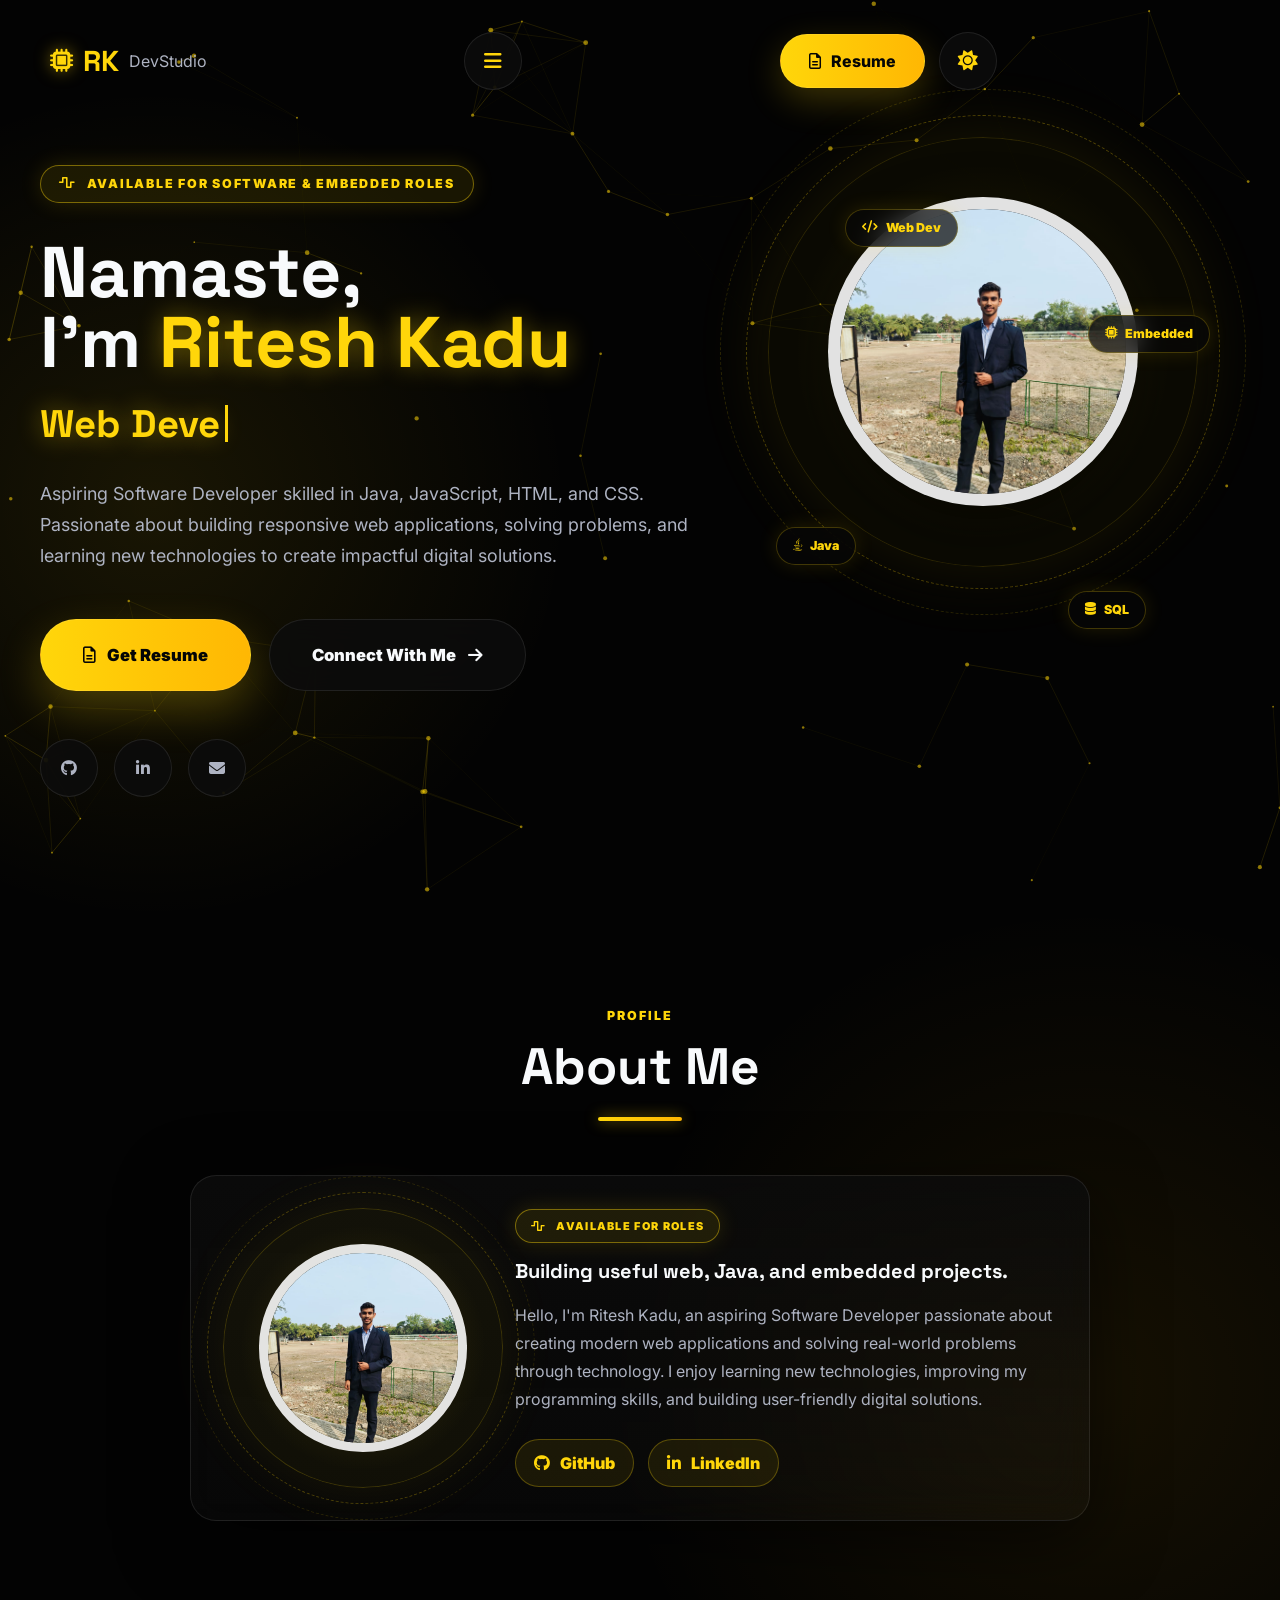
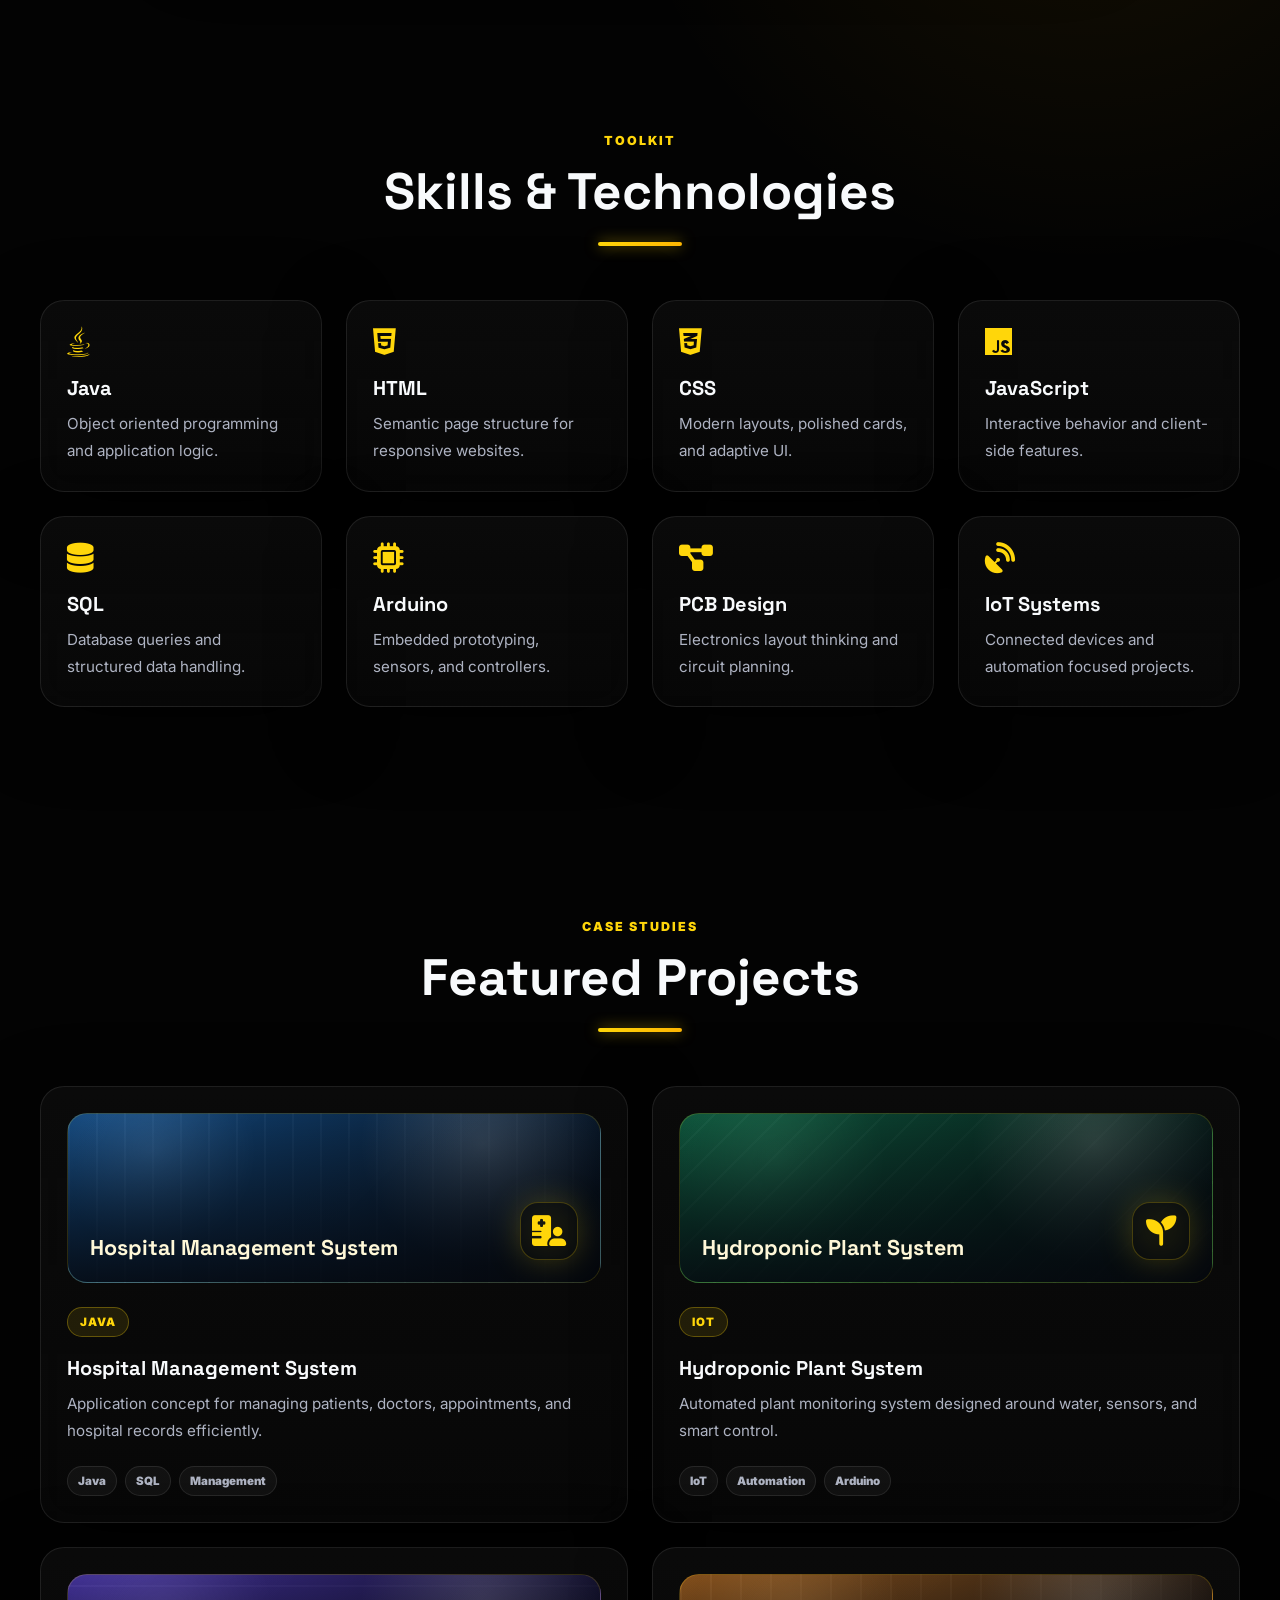
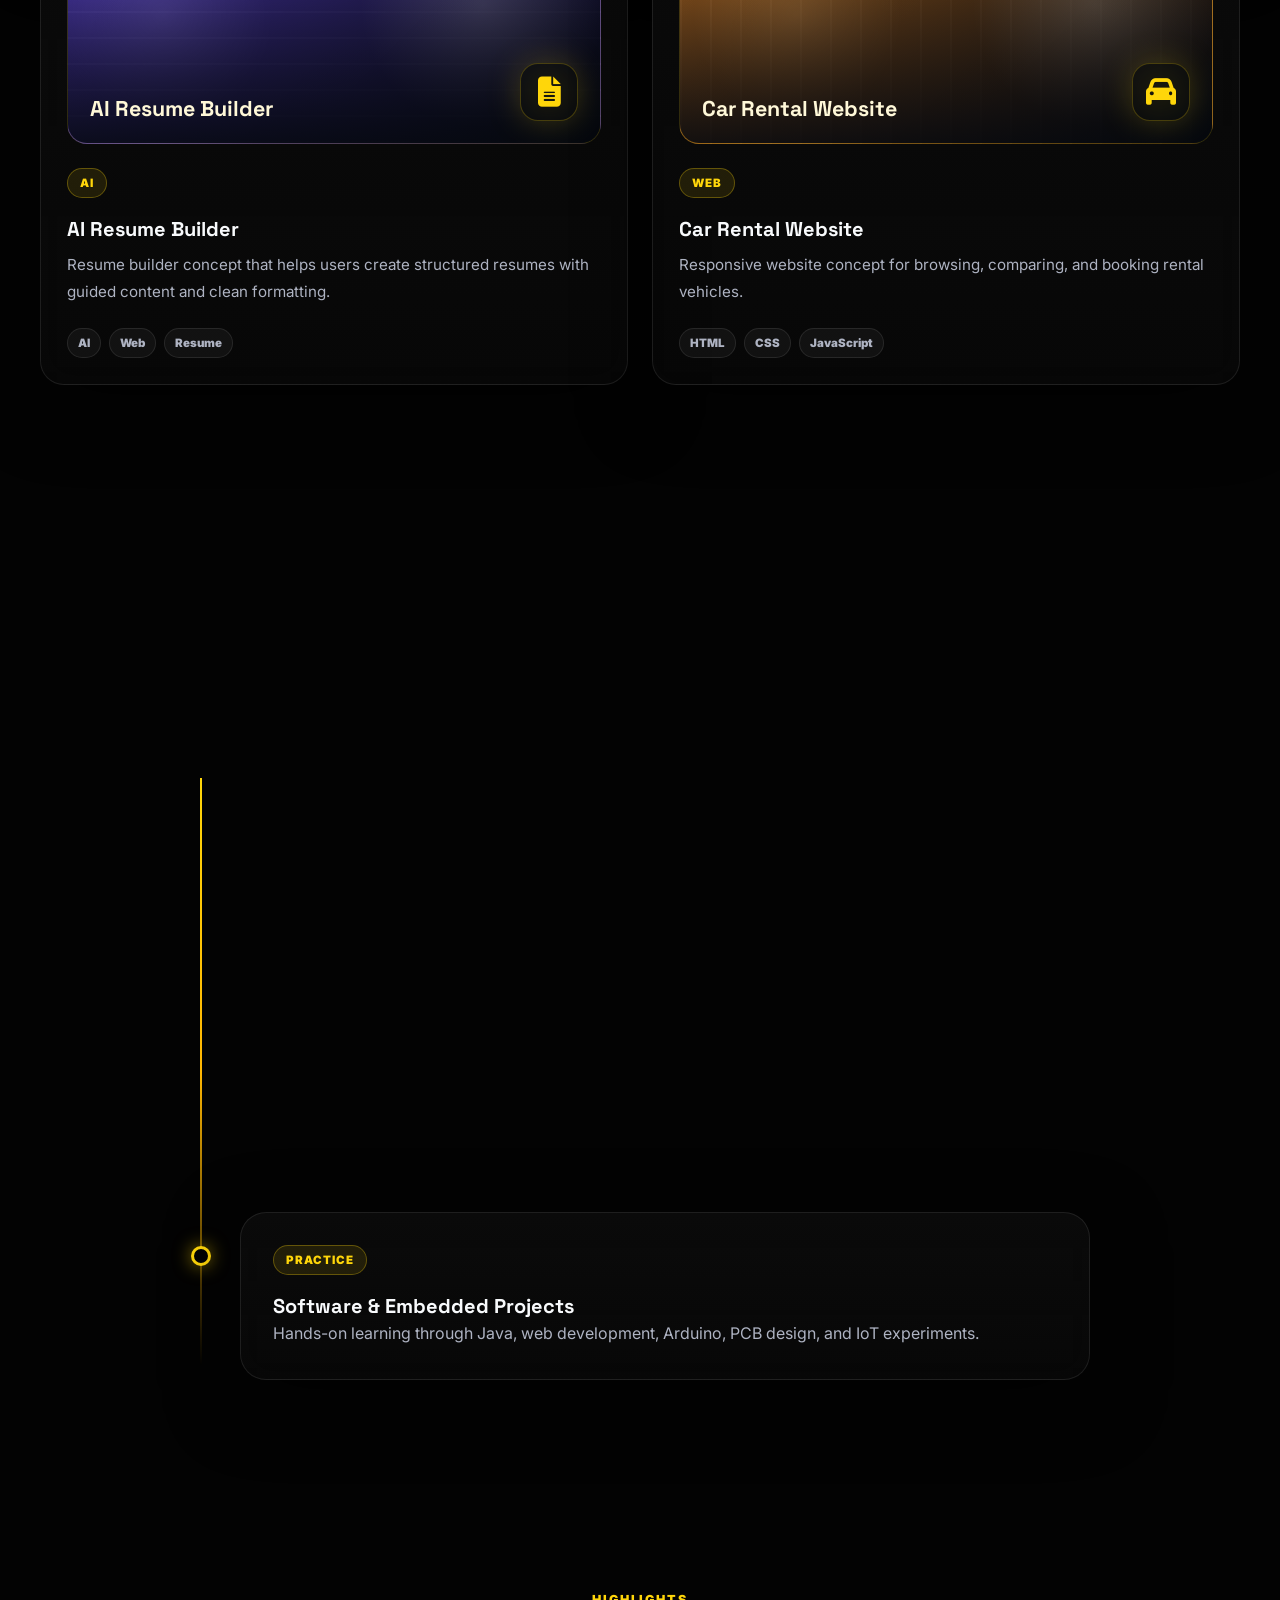
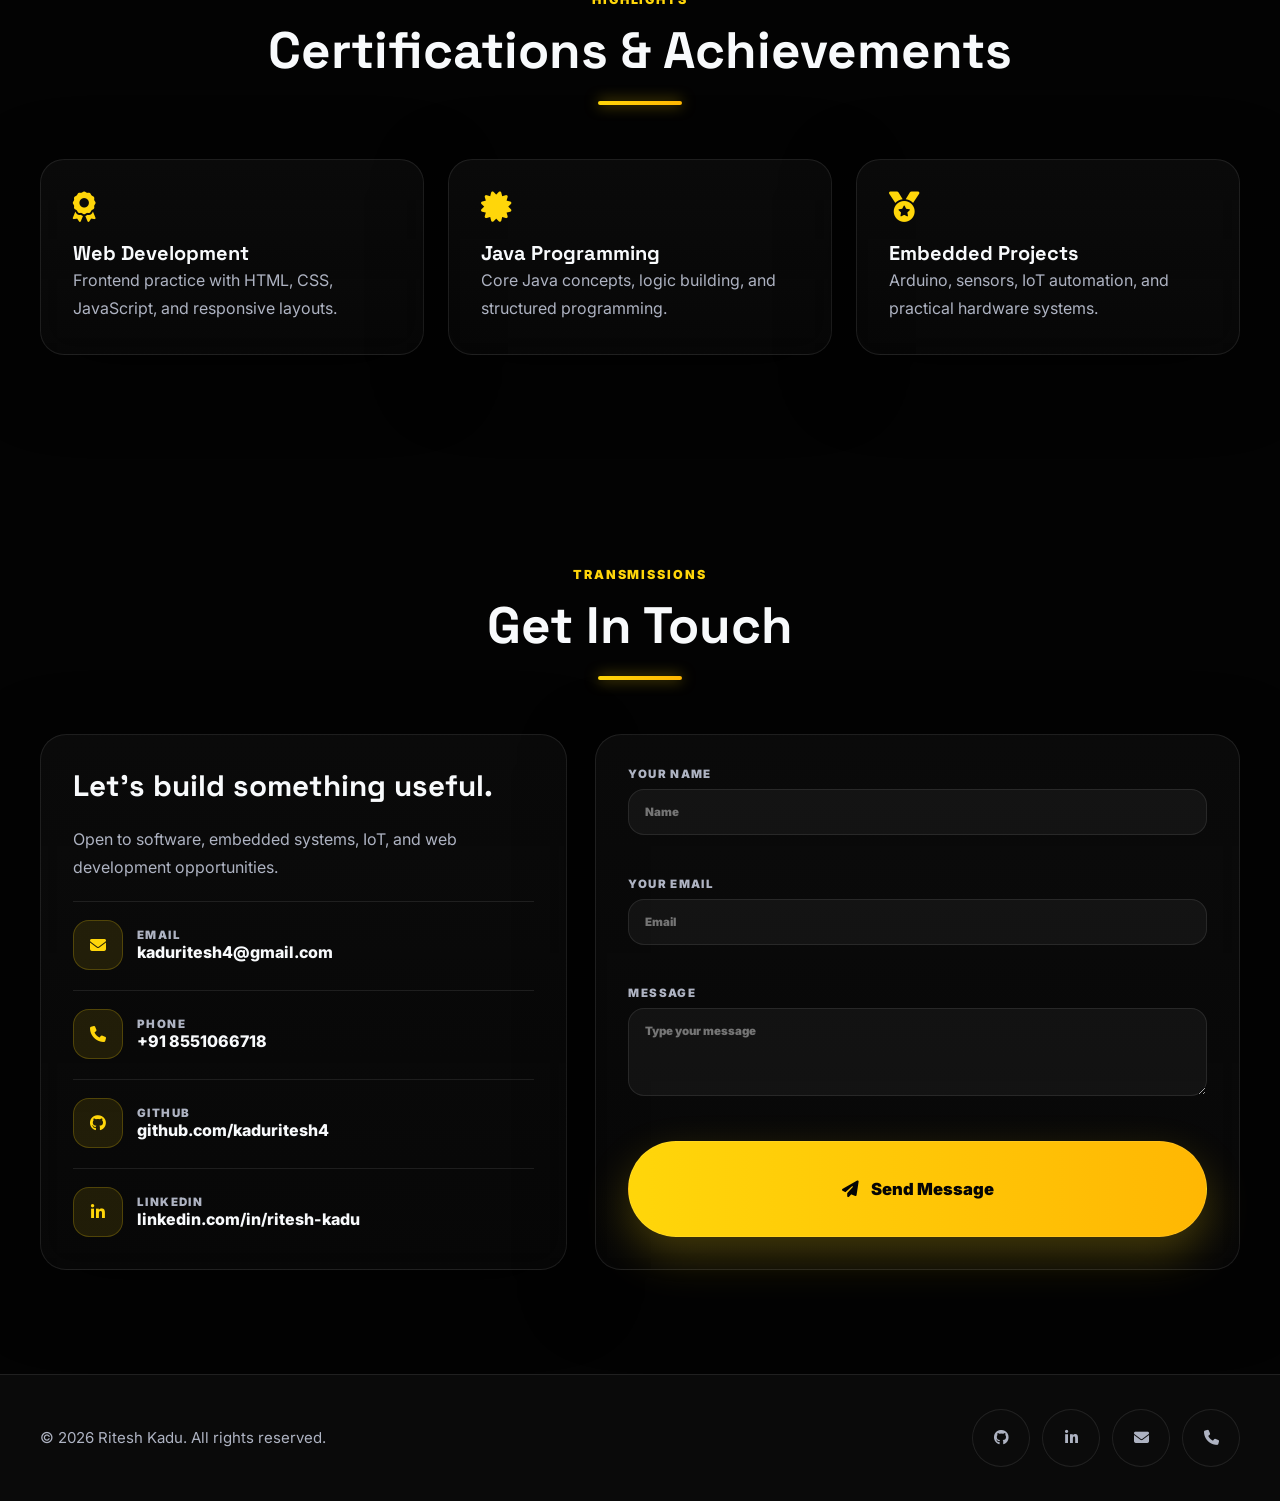
<file: index.html>
<!DOCTYPE html>
<html lang="en">
<head>
    <meta charset="UTF-8">
    <meta name="viewport" content="width=device-width, initial-scale=1.0">
    <title>Ritesh Kadu | Portfolio</title>

    <link rel="preconnect" href="https://fonts.googleapis.com">
    <link rel="preconnect" href="https://fonts.gstatic.com" crossorigin>
    <link href="https://fonts.googleapis.com/css2?family=Inter:wght@300;400;500;600;700;800&family=Space+Grotesk:wght@500;600;700&display=swap" rel="stylesheet">
    <link rel="stylesheet" href="https://cdnjs.cloudflare.com/ajax/libs/font-awesome/6.5.1/css/all.min.css">
    <link rel="stylesheet" href="style.css">
    <link rel="stylesheet" href="responsive.css">
</head>
<body>
    <canvas id="network-bg" aria-hidden="true"></canvas>
    <script>
        window.portfolioLinks = {
            github: "https://github.com/kaduritesh4",
            linkedin: "https://www.linkedin.com/in/ritesh-kadu/"
        };
    </script>

    <header class="site-header">
        <nav class="nav-shell">
            <a class="brand" href="#home" aria-label="Ritesh Kadu home">
                <i class="fa-solid fa-microchip"></i>
                <strong>RK</strong>
                <span>DevStudio</span>
            </a>

            <button class="menu-toggle" type="button" aria-label="Toggle navigation">
                <i class="fa-solid fa-bars"></i>
            </button>

            <ul class="nav-links">
                <li><a href="#home">Home</a></li>
                <li><a href="#about">About</a></li>
                <li><a href="#skills">Skills</a></li>
                <li><a href="#projects">Projects</a></li>
                <li><a href="#experience">Experience</a></li>
                <li><a href="#certificates">Certificates</a></li>
                <li><a href="#contact">Contact</a></li>
            </ul>

            <div class="nav-actions">
                <a class="resume-btn" href="#contact">
                    <i class="fa-regular fa-file-lines"></i>
                    Resume
                </a>
                <button class="theme-toggle" type="button" aria-label="Toggle dark and light mode">
                    <i class="fa-solid fa-sun"></i>
                </button>
            </div>
        </nav>
    </header>

    <main>
        <section id="home" class="hero section">
            <div class="container hero-grid">
                <div class="hero-copy reveal">
                    <span class="availability">
                        <i class="fa-solid fa-wave-square"></i>
                        Available for software & embedded roles
                    </span>
                    <h1>Namaste,<br>I'm <span>Ritesh Kadu</span></h1>
                    <h2 class="typing-line"><span id="typed-role">Web Developer</span></h2>
                    <p>
                      

Aspiring Software Developer skilled in Java, JavaScript, HTML, and CSS. Passionate about building responsive web applications, solving problems, and learning new technologies to create impactful digital solutions.

                    </p>

                    <div class="hero-actions">
                        <a class="btn btn-primary" href="#contact">
                            <i class="fa-regular fa-file-lines"></i>
                            Get Resume
                        </a>
                        <a class="btn btn-secondary" href="#contact">
                            Connect With Me
                            <i class="fa-solid fa-arrow-right"></i>
                        </a>
                    </div>

                    <div class="hero-socials">
                        <a class="js-github-link" href="https://github.com/kaduritesh4" target="_blank" rel="noopener noreferrer" aria-label="GitHub"><i class="fa-brands fa-github"></i></a>
                        <a class="js-linkedin-link" href="https://www.linkedin.com/in/ritesh-kadu/" target="_blank" rel="noopener noreferrer" aria-label="LinkedIn"><i class="fa-brands fa-linkedin-in"></i></a>
                        <a href="mailto:kaduritesh4@gmail.com" aria-label="Email"><i class="fa-solid fa-envelope"></i></a>
                    </div>
                </div>

                <div class="orbit-wrap reveal">
                    <span class="orbit-badge badge-top"><i class="fa-solid fa-code"></i> Web Dev</span>
                    <span class="orbit-badge badge-right"><i class="fa-solid fa-microchip"></i> Embedded</span>
                    <span class="orbit-badge badge-bottom"><i class="fa-solid fa-database"></i> SQL</span>
                    <span class="orbit-badge badge-left"><i class="fa-brands fa-java"></i> Java</span>
                    <div class="orbit-ring">
                        <div class="profile-photo">
                            <img src="images/profile.jpg" alt="Ritesh Kadu profile photo">
                        </div>
                    </div>
                </div>
            </div>
        </section>

        <section id="about" class="section">
            <div class="container narrow">
                <div class="section-heading reveal">
                    <span class="eyebrow">Profile</span>
                    <h2>About Me</h2>
                    <div class="section-line"></div>
                </div>
                <div class="glass-card reveal">
                    <div class="about-panel">
                        <div class="about-photo-wrap">
                            <img src="images/profile.jpg" alt="Ritesh Kadu">
                        </div>
                        <div class="about-copy">
                            <span class="availability mini-pill">
                                <i class="fa-solid fa-wave-square"></i>
                                Available for roles
                            </span>
                            <h3>Building useful web, Java, and embedded projects.</h3>
                            <p>
                                Hello, I'm Ritesh Kadu, an aspiring Software Developer passionate about creating modern web applications and solving real-world problems through technology. I enjoy learning new technologies, improving my programming skills, and building user-friendly digital solutions.
                            </p>
                            <div class="about-links">
                                <a class="js-github-link" href="https://github.com/kaduritesh4" target="_blank" rel="noopener noreferrer"><i class="fa-brands fa-github"></i> GitHub</a>
                                <a class="js-linkedin-link" href="https://www.linkedin.com/in/ritesh-kadu/" target="_blank" rel="noopener noreferrer"><i class="fa-brands fa-linkedin-in"></i> LinkedIn</a>
                            </div>
                        </div>
                    </div>
                </div>
            </div>
        </section>

        <section id="skills" class="section">
            <div class="container">
                <div class="section-heading reveal">
                    <span class="eyebrow">Toolkit</span>
                    <h2>Skills & Technologies</h2>
                    <div class="section-line"></div>
                </div>

                <div class="skill-grid">
                    <article class="skill-card reveal"><i class="fa-brands fa-java"></i><h3>Java</h3><p>Object oriented programming and application logic.</p></article>
                    <article class="skill-card reveal"><i class="fa-brands fa-html5"></i><h3>HTML</h3><p>Semantic page structure for responsive websites.</p></article>
                    <article class="skill-card reveal"><i class="fa-brands fa-css3-alt"></i><h3>CSS</h3><p>Modern layouts, polished cards, and adaptive UI.</p></article>
                    <article class="skill-card reveal"><i class="fa-brands fa-js"></i><h3>JavaScript</h3><p>Interactive behavior and client-side features.</p></article>
                    <article class="skill-card reveal"><i class="fa-solid fa-database"></i><h3>SQL</h3><p>Database queries and structured data handling.</p></article>
                    <article class="skill-card reveal"><i class="fa-solid fa-microchip"></i><h3>Arduino</h3><p>Embedded prototyping, sensors, and controllers.</p></article>
                    <article class="skill-card reveal"><i class="fa-solid fa-diagram-project"></i><h3>PCB Design</h3><p>Electronics layout thinking and circuit planning.</p></article>
                    <article class="skill-card reveal"><i class="fa-solid fa-satellite-dish"></i><h3>IoT Systems</h3><p>Connected devices and automation focused projects.</p></article>
                </div>
            </div>
        </section>

        <section id="projects" class="section">
            <div class="container">
                <div class="section-heading reveal">
                    <span class="eyebrow">Case Studies</span>
                    <h2>Featured Projects</h2>
                    <div class="section-line"></div>
                </div>

                <div class="project-grid">
                    <article class="project-card reveal">
                        <div class="project-visual hospital-photo">
                            <span>Hospital Management System</span>
                            <i class="fa-solid fa-hospital-user"></i>
                        </div>
                        <span class="tag">Java</span>
                        <h3>Hospital Management System</h3>
                        <p>Application concept for managing patients, doctors, appointments, and hospital records efficiently.</p>
                        <div class="chips"><span>Java</span><span>SQL</span><span>Management</span></div>
                    </article>
                    <article class="project-card reveal">
                        <div class="project-visual hydro-photo">
                            <span>Hydroponic Plant System</span>
                            <i class="fa-solid fa-seedling"></i>
                        </div>
                        <span class="tag">IoT</span>
                        <h3>Hydroponic Plant System</h3>
                        <p>Automated plant monitoring system designed around water, sensors, and smart control.</p>
                        <div class="chips"><span>IoT</span><span>Automation</span><span>Arduino</span></div>
                    </article>
                    <article class="project-card reveal">
                        <div class="project-visual resume-photo">
                            <span>AI Resume Builder</span>
                            <i class="fa-solid fa-file-lines"></i>
                        </div>
                        <span class="tag">AI</span>
                        <h3>AI Resume Builder</h3>
                        <p>Resume builder concept that helps users create structured resumes with guided content and clean formatting.</p>
                        <div class="chips"><span>AI</span><span>Web</span><span>Resume</span></div>
                    </article>
                    <article class="project-card reveal">
                        <div class="project-visual car-photo">
                            <span>Car Rental Website</span>
                            <i class="fa-solid fa-car"></i>
                        </div>
                        <span class="tag">Web</span>
                        <h3>Car Rental Website</h3>
                        <p>Responsive website concept for browsing, comparing, and booking rental vehicles.</p>
                        <div class="chips"><span>HTML</span><span>CSS</span><span>JavaScript</span></div>
                    </article>
                </div>
            </div>
        </section>

        <section id="experience" class="section">
            <div class="container narrow">
                <div class="section-heading reveal">
                    <span class="eyebrow">Chronology</span>
                    <h2>Experience & Education</h2>
                    <div class="section-line"></div>
                </div>

                <div class="timeline">
                    <article class="timeline-item reveal">
                        <span class="timeline-dot"></span>
                        <div class="glass-card">
                            <span class="tag">Training</span>
                            <h3>Java Full Stack Training</h3>
                            <p>Training at Kiran Academy focused on Core Java, web technologies, database concepts, and full stack application development.</p>
                        </div>
                    </article>
                    <article class="timeline-item reveal">
                        <span class="timeline-dot"></span>
                        <div class="glass-card">
                            <span class="tag">College</span>
                            <h3>Electronics & Communication Engineering</h3>
                            <p>College coursework building a foundation across electronics, programming, communication systems, and project development.</p>
                        </div>
                    </article>
                    <article class="timeline-item reveal">
                        <span class="timeline-dot"></span>
                        <div class="glass-card">
                            <span class="tag">Practice</span>
                            <h3>Software & Embedded Projects</h3>
                            <p>Hands-on learning through Java, web development, Arduino, PCB design, and IoT experiments.</p>
                        </div>
                    </article>
                </div>
            </div>
        </section>

        <section id="certificates" class="section">
            <div class="container">
                <div class="section-heading reveal">
                    <span class="eyebrow">Highlights</span>
                    <h2>Certifications & Achievements</h2>
                    <div class="section-line"></div>
                </div>
                <div class="profile-grid">
                    <article class="glass-card stat-card reveal"><i class="fa-solid fa-award"></i><h3>Web Development</h3><p>Frontend practice with HTML, CSS, JavaScript, and responsive layouts.</p></article>
                    <article class="glass-card stat-card reveal"><i class="fa-solid fa-certificate"></i><h3>Java Programming</h3><p>Core Java concepts, logic building, and structured programming.</p></article>
                    <article class="glass-card stat-card reveal"><i class="fa-solid fa-medal"></i><h3>Embedded Projects</h3><p>Arduino, sensors, IoT automation, and practical hardware systems.</p></article>
                </div>
            </div>
        </section>

        <section id="contact" class="section">
            <div class="container">
                <div class="section-heading reveal">
                    <span class="eyebrow">Transmissions</span>
                    <h2>Get In Touch</h2>
                    <div class="section-line"></div>
                </div>

                <div class="contact-grid">
                    <div class="glass-card contact-info reveal">
                        <h3>Let's build something useful.</h3>
                        <p>Open to software, embedded systems, IoT, and web development opportunities.</p>
                        <a href="mailto:kaduritesh4@gmail.com" class="contact-link"><i class="fa-solid fa-envelope"></i><span><small>Email</small>kaduritesh4@gmail.com</span></a>
                        <a href="tel:+918551066718" class="contact-link"><i class="fa-solid fa-phone"></i><span><small>Phone</small>+91 8551066718</span></a>
                        <a href="https://github.com/kaduritesh4" target="_blank" rel="noopener noreferrer" class="contact-link js-github-link"><i class="fa-brands fa-github"></i><span><small>GitHub</small>github.com/kaduritesh4</span></a>
                        <a href="https://www.linkedin.com/in/ritesh-kadu/" target="_blank" rel="noopener noreferrer" class="contact-link js-linkedin-link"><i class="fa-brands fa-linkedin-in"></i><span><small>LinkedIn</small>linkedin.com/in/ritesh-kadu</span></a>
                    </div>

                    <form class="glass-card contact-form reveal">
                        <label>Your Name<input type="text" placeholder="Name"></label>
                        <label>Your Email<input type="email" placeholder="Email"></label>
                        <label>Message<textarea rows="4" placeholder="Type your message"></textarea></label>
                        <button class="btn btn-primary" type="submit"><i class="fa-solid fa-paper-plane"></i> Send Message</button>
                    </form>
                </div>
            </div>
        </section>
    </main>

    <footer>
        <div class="container footer-inner">
            <p>© <span id="year"></span> Ritesh Kadu. All rights reserved.</p>
            <div class="footer-socials">
                <a class="js-github-link" href="https://github.com/kaduritesh4" target="_blank" rel="noopener noreferrer" aria-label="GitHub"><i class="fa-brands fa-github"></i></a>
                <a class="js-linkedin-link" href="https://www.linkedin.com/in/ritesh-kadu/" target="_blank" rel="noopener noreferrer" aria-label="LinkedIn"><i class="fa-brands fa-linkedin-in"></i></a>
                <a href="mailto:kaduritesh4@gmail.com" aria-label="Email"><i class="fa-solid fa-envelope"></i></a>
                <a href="tel:+918551066718" aria-label="Phone"><i class="fa-solid fa-phone"></i></a>
            </div>
        </div>
    </footer>

    <script src="main.js"></script>
</body>
</html>
</file>
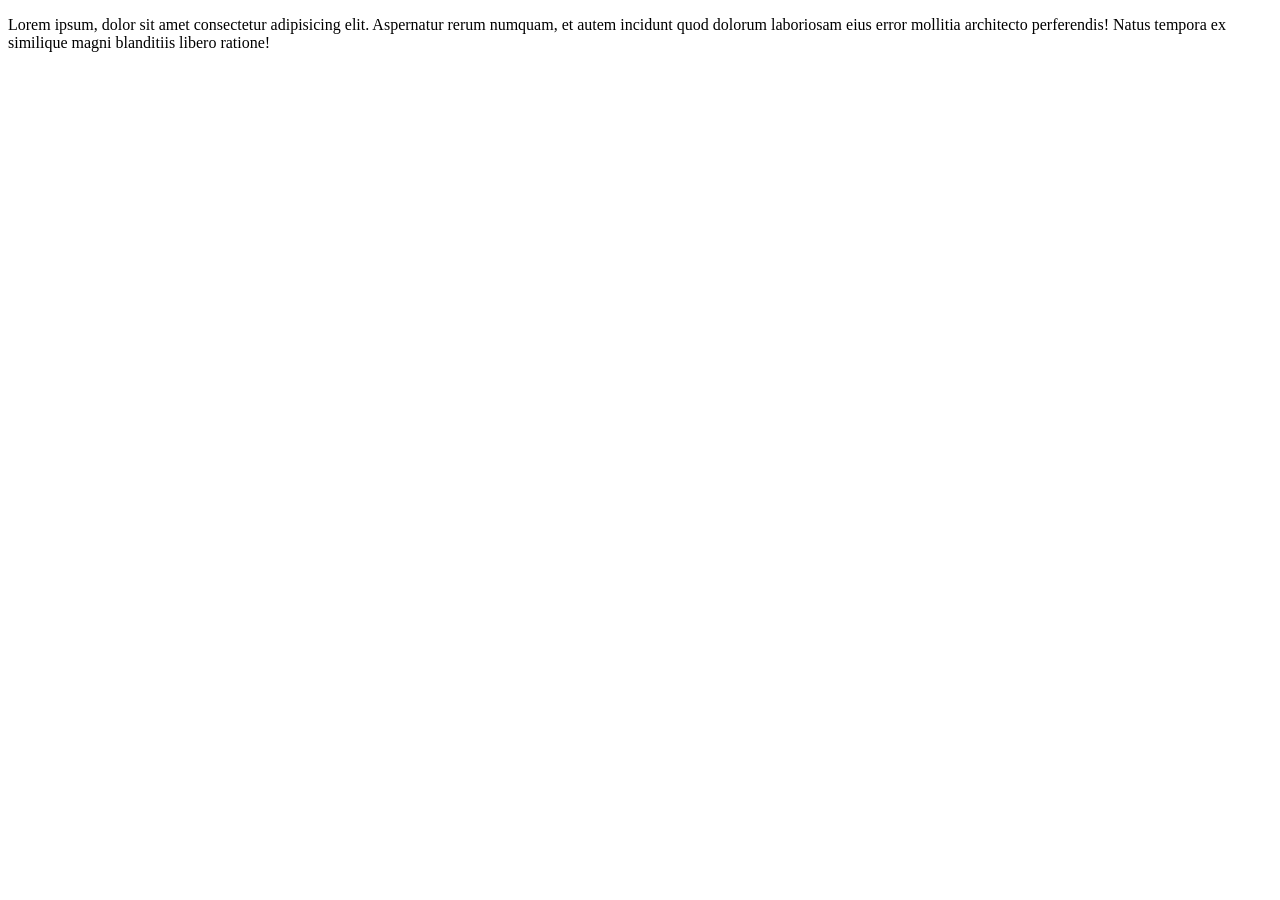
<file: index3.htm>
<!DOCTYPE html>
<html lang="en">
<head>
    <meta charset="UTF-8">
    <meta name="viewport" content="width=device-width, initial-scale=1.0">
    <title>Document</title>
</head>
<body>
    <p>Lorem ipsum, dolor sit amet consectetur adipisicing elit. Aspernatur rerum numquam, et autem incidunt quod dolorum laboriosam eius error mollitia architecto perferendis! Natus tempora ex similique magni blanditiis libero ratione!</p>
</body>
</html>
</file>
<file: style.css>
:root {
    --bg: #030303;
    --surface: rgba(12, 12, 12, 0.84);
    --surface-strong: #0d0d0d;
    --surface-soft: rgba(255, 255, 255, 0.045);
    --text: #f8fafc;
    --muted: #aeb3c2;
    --line: rgba(255, 255, 255, 0.09);
    --accent: #ffd60a;
    --accent-2: #ffb703;
    --accent-soft: rgba(255, 214, 10, 0.1);
    --shadow: 0 20px 70px rgba(0, 0, 0, 0.55);
}

body.light-mode {
    --bg: #fffaf0;
    --surface: rgba(255, 255, 255, 0.82);
    --surface-strong: #ffffff;
    --surface-soft: rgba(0, 0, 0, 0.035);
    --text: #171717;
    --muted: #5f6472;
    --line: rgba(0, 0, 0, 0.09);
    --accent-soft: rgba(217, 119, 6, 0.12);
    --shadow: 0 20px 55px rgba(146, 64, 14, 0.13);
}

* {
    box-sizing: border-box;
    margin: 0;
    padding: 0;
}

html {
    scroll-behavior: smooth;
}

body {
    min-height: 100vh;
    overflow-x: hidden;
    background:
        radial-gradient(circle at 12% 8%, rgba(255, 214, 10, 0.09), transparent 26rem),
        radial-gradient(circle at 85% 22%, rgba(255, 183, 3, 0.08), transparent 30rem),
        var(--bg);
    color: var(--text);
    font-family: "Inter", Arial, sans-serif;
    transition: background 0.35s ease, color 0.35s ease;
}

body::selection {
    background: rgba(255, 214, 10, 0.35);
}

a {
    color: inherit;
    text-decoration: none;
}

button,
input,
textarea {
    font: inherit;
}

#network-bg {
    position: fixed;
    inset: 0;
    z-index: -2;
    width: 100%;
    height: 100%;
    pointer-events: none;
}

.container {
    width: min(1200px, calc(100% - 48px));
    margin: 0 auto;
}

.narrow {
    width: min(900px, calc(100% - 48px));
}

.section {
    position: relative;
    padding: 104px 0;
}

.site-header {
    position: fixed;
    top: 0;
    left: 0;
    z-index: 1000;
    width: 100%;
    padding-top: 28px;
    pointer-events: none;
}

.nav-shell {
    position: relative;
    width: min(1540px, calc(100% - 64px));
    min-height: 66px;
    margin: 0 auto;
    display: grid;
    grid-template-columns: auto minmax(0, 1fr) auto;
    align-items: center;
    gap: 24px;
    pointer-events: auto;
}

.brand {
    display: inline-flex;
    align-items: center;
    gap: 10px;
    min-width: max-content;
    color: var(--text);
}

.brand i,
.brand strong {
    color: var(--accent);
}

.brand i {
    font-size: 1.45rem;
    filter: drop-shadow(0 0 8px rgba(255, 214, 10, 0.5));
}

.brand strong {
    font-family: "Space Grotesk", sans-serif;
    font-size: 1.8rem;
    letter-spacing: 0;
}

.brand span {
    color: var(--muted);
    font-size: 1rem;
}

.nav-links {
    display: flex;
    justify-content: center;
    align-items: center;
    gap: 8px;
    min-width: 0;
    list-style: none;
    border: 1px solid var(--line);
    border-radius: 999px;
    background: rgba(14, 14, 14, 0.82);
    box-shadow: inset 0 0 0 1px rgba(255, 255, 255, 0.02), var(--shadow);
    backdrop-filter: blur(18px);
    padding: 8px;
}

body.light-mode .nav-links {
    background: rgba(255, 255, 255, 0.82);
}

.nav-links a {
    display: inline-flex;
    align-items: center;
    min-height: 46px;
    border: 1px solid transparent;
    border-radius: 999px;
    padding: 0 18px;
    color: var(--muted);
    font-size: 0.92rem;
    font-weight: 700;
    white-space: nowrap;
    transition: color 0.2s ease, border-color 0.2s ease, background 0.2s ease, box-shadow 0.2s ease;
}

.nav-links a:hover,
.nav-links a.active {
    border-color: rgba(255, 214, 10, 0.34);
    background: rgba(255, 214, 10, 0.16);
    color: var(--accent);
    box-shadow: 0 0 20px rgba(255, 214, 10, 0.22);
}

.nav-actions {
    display: flex;
    align-items: center;
    gap: 14px;
}

.resume-btn,
.theme-toggle,
.menu-toggle {
    display: inline-flex;
    align-items: center;
    justify-content: center;
    border: 1px solid var(--line);
    border-radius: 999px;
    font-weight: 800;
    cursor: pointer;
}

.resume-btn {
    min-height: 54px;
    gap: 10px;
    padding: 0 28px;
    background: linear-gradient(90deg, var(--accent), var(--accent-2));
    color: #050505;
    box-shadow: 0 12px 35px rgba(255, 214, 10, 0.22);
}

.theme-toggle,
.menu-toggle {
    width: 58px;
    height: 58px;
    background: var(--surface);
    color: var(--accent);
    font-size: 1.25rem;
    backdrop-filter: blur(16px);
}

.menu-toggle {
    display: none;
}

.hero {
    min-height: 100vh;
    display: flex;
    align-items: center;
    padding-top: 142px;
    padding-bottom: 80px;
}

.hero-grid {
    display: grid;
    grid-template-columns: minmax(0, 1fr) minmax(420px, 0.72fr);
    align-items: center;
    gap: 72px;
}

.availability {
    display: inline-flex;
    align-items: center;
    gap: 10px;
    min-height: 38px;
    border: 1px solid rgba(255, 214, 10, 0.42);
    border-radius: 999px;
    background: rgba(255, 214, 10, 0.09);
    color: var(--accent);
    padding: 0 18px;
    font-size: 0.78rem;
    font-weight: 900;
    letter-spacing: 0.14em;
    text-transform: uppercase;
    box-shadow: 0 0 22px rgba(255, 214, 10, 0.14);
}

.hero-copy h1 {
    max-width: 780px;
    margin-top: 34px;
    font-family: "Space Grotesk", sans-serif;
    font-size: clamp(3.1rem, 5.6vw, 6rem);
    line-height: 0.98;
    letter-spacing: 0;
}

.hero-copy h1 span,
.typing-line {
    color: var(--accent);
    text-shadow: 0 0 24px rgba(255, 214, 10, 0.42);
}

.typing-line {
    min-height: 52px;
    margin-top: 22px;
    font-family: "Space Grotesk", sans-serif;
    font-size: clamp(2rem, 3vw, 3rem);
    font-weight: 800;
}

.typing-line::after {
    content: "";
    display: inline-block;
    width: 3px;
    height: 0.95em;
    margin-left: 5px;
    background: var(--accent);
    vertical-align: -0.12em;
    animation: blink 0.85s steps(2, start) infinite;
}

.hero-copy p {
    max-width: 760px;
    margin-top: 28px;
    color: var(--muted);
    font-size: clamp(1rem, 1.4vw, 1.35rem);
    line-height: 1.72;
}

.hero-actions {
    display: flex;
    flex-wrap: wrap;
    gap: 18px;
    margin-top: 48px;
}

.btn {
    display: inline-flex;
    min-height: 72px;
    align-items: center;
    justify-content: center;
    gap: 12px;
    border-radius: 999px;
    border: 1px solid var(--line);
    padding: 0 42px;
    font-size: 1.04rem;
    font-weight: 900;
    transition: transform 0.2s ease, box-shadow 0.2s ease, background 0.2s ease, border-color 0.2s ease;
}

.btn:hover {
    transform: translateY(-4px);
}

.btn-primary {
    background: linear-gradient(90deg, var(--accent), var(--accent-2));
    color: #050505;
    box-shadow: 0 18px 44px rgba(255, 214, 10, 0.24);
}

.btn-secondary {
    background: var(--surface);
    color: var(--text);
    backdrop-filter: blur(14px);
}

.btn-secondary:hover {
    border-color: rgba(255, 214, 10, 0.34);
    color: var(--accent);
}

.hero-socials {
    display: flex;
    gap: 16px;
    margin-top: 48px;
}

.hero-socials a,
.footer-socials a {
    width: 58px;
    height: 58px;
    display: grid;
    place-items: center;
    border: 1px solid var(--line);
    border-radius: 999px;
    background: var(--surface);
    color: var(--muted);
    backdrop-filter: blur(14px);
    transition: color 0.2s ease, border-color 0.2s ease, transform 0.2s ease;
}

.hero-socials a:hover,
.footer-socials a:hover {
    border-color: rgba(255, 214, 10, 0.44);
    color: var(--accent);
    transform: translateY(-3px);
}

.orbit-wrap {
    position: relative;
    min-height: 560px;
    display: grid;
    align-self: start;
    justify-self: start;
    place-items: start;
    margin-top: -28px;
}

.orbit-ring {
    position: relative;
    width: min(430px, 78vw);
    aspect-ratio: 1;
    display: grid;
    place-items: center;
    border-radius: 50%;
    background:
        radial-gradient(circle, rgba(255, 214, 10, 0.12), transparent 62%),
        rgba(255, 214, 10, 0.035);
    box-shadow: inset 0 0 0 1px rgba(255, 214, 10, 0.14), 0 0 80px rgba(255, 214, 10, 0.1);
}

.orbit-ring::before,
.orbit-ring::after {
    content: "";
    position: absolute;
    inset: -22px;
    border: 1px dashed rgba(255, 214, 10, 0.28);
    border-radius: 50%;
    animation: spin 22s linear infinite;
}

.orbit-ring::after {
    inset: -48px;
    opacity: 0.55;
    animation-duration: 34s;
    animation-direction: reverse;
}

.profile-photo {
    position: relative;
    z-index: 2;
    width: 72%;
    aspect-ratio: 1;
    overflow: hidden;
    border: 12px solid rgba(255, 255, 255, 0.88);
    border-radius: 50%;
    background: var(--surface-strong);
    box-shadow: 0 24px 60px rgba(0, 0, 0, 0.5);
}

.profile-photo img {
    width: 100%;
    height: 100%;
    display: block;
    object-fit: cover;
}

.orbit-badge {
    position: absolute;
    z-index: 3;
    display: inline-flex;
    align-items: center;
    gap: 8px;
    min-height: 38px;
    border: 1px solid rgba(255, 214, 10, 0.24);
    border-radius: 999px;
    background: rgba(8, 8, 8, 0.7);
    color: var(--accent);
    padding: 0 16px;
    font-size: 0.78rem;
    font-weight: 900;
    backdrop-filter: blur(12px);
    box-shadow: 0 0 20px rgba(255, 214, 10, 0.12);
    animation: float 4s ease-in-out infinite;
}

body.light-mode .orbit-badge {
    background: rgba(255, 255, 255, 0.74);
}

.badge-top { top: 72px; left: 18%; }
.badge-right { top: 178px; right: -12px; animation-delay: 0.4s; }
.badge-bottom { right: 52px; bottom: 68px; animation-delay: 0.8s; }
.badge-left { left: 8px; bottom: 132px; animation-delay: 1.2s; }

.section-heading {
    margin-bottom: 54px;
    text-align: center;
}

.eyebrow {
    color: var(--accent);
    font-size: 0.78rem;
    font-weight: 900;
    letter-spacing: 0.16em;
    text-transform: uppercase;
}

.section-heading h2 {
    margin-top: 10px;
    font-family: "Space Grotesk", sans-serif;
    font-size: clamp(2.2rem, 4vw, 3.4rem);
}

.section-line {
    width: 84px;
    height: 4px;
    margin: 18px auto 0;
    border-radius: 999px;
    background: linear-gradient(90deg, var(--accent), var(--accent-2));
    box-shadow: 0 0 14px rgba(255, 214, 10, 0.58);
}

.glass-card,
.skill-card,
.project-card {
    border: 1px solid var(--line);
    background: linear-gradient(180deg, var(--surface), rgba(255, 255, 255, 0.018));
    box-shadow: var(--shadow);
    backdrop-filter: blur(18px);
}

body.light-mode .glass-card,
body.light-mode .skill-card,
body.light-mode .project-card {
    background: linear-gradient(180deg, rgba(255, 255, 255, 0.88), rgba(255, 248, 225, 0.64));
}

.glass-card {
    border-radius: 26px;
    padding: 32px;
}

.about-panel {
    display: grid;
    grid-template-columns: 280px minmax(0, 1fr);
    gap: 12px;
    align-items: center;
}

.about-photo-wrap {
    position: relative;
    width: min(280px, 100%);
    aspect-ratio: 1;
    display: grid;
    place-items: center;
    margin: 0;
    border-radius: 50%;
    background:
        radial-gradient(circle, rgba(255, 214, 10, 0.16), transparent 62%),
        rgba(255, 214, 10, 0.04);
    box-shadow: inset 0 0 0 1px rgba(255, 214, 10, 0.18), 0 0 60px rgba(255, 214, 10, 0.08);
}

.about-photo-wrap::before,
.about-photo-wrap::after {
    content: "";
    position: absolute;
    inset: -16px;
    border: 1px dashed rgba(255, 214, 10, 0.26);
    border-radius: 50%;
}

.about-photo-wrap::after {
    inset: -32px;
    opacity: 0.48;
}

.about-photo-wrap img {
    position: relative;
    z-index: 1;
    width: 74%;
    aspect-ratio: 1;
    display: block;
    border: 9px solid rgba(255, 255, 255, 0.88);
    border-radius: 50%;
    object-fit: cover;
}

.mini-pill {
    min-height: 34px;
    padding: 0 15px;
    font-size: 0.68rem;
    letter-spacing: 0.12em;
}

.about-copy h3 {
    margin-top: 20px;
    font-family: "Space Grotesk", sans-serif;
    font-size: clamp(1.8rem, 3vw, 2.7rem);
    line-height: 1.08;
}

.about-copy p {
    margin-top: 18px;
}

.about-links {
    display: flex;
    flex-wrap: wrap;
    gap: 14px;
    margin-top: 26px;
}

.about-links a {
    display: inline-flex;
    align-items: center;
    justify-content: center;
    gap: 10px;
    min-height: 48px;
    border: 1px solid rgba(255, 214, 10, 0.28);
    border-radius: 999px;
    background: rgba(255, 214, 10, 0.08);
    color: var(--accent);
    padding: 0 18px;
    font-weight: 900;
    transition: transform 0.2s ease, background 0.2s ease, border-color 0.2s ease;
}

.about-links a:hover {
    border-color: rgba(255, 214, 10, 0.48);
    background: rgba(255, 214, 10, 0.14);
    transform: translateY(-3px);
}

.glass-card p,
.skill-card p,
.project-card p {
    color: var(--muted);
    line-height: 1.75;
}

.skill-grid,
.project-grid,
.profile-grid {
    display: grid;
    gap: 24px;
}

.skill-grid {
    grid-template-columns: repeat(4, minmax(0, 1fr));
}

.profile-grid {
    grid-template-columns: repeat(3, minmax(0, 1fr));
}

.skill-card,
.project-card,
.stat-card {
    position: relative;
    overflow: hidden;
    border-radius: 24px;
    transition: transform 0.24s ease, border-color 0.24s ease, box-shadow 0.24s ease;
}

.skill-card {
    min-height: 190px;
    padding: 26px;
}

.skill-card::before,
.project-card::before,
.stat-card::before {
    content: "";
    position: absolute;
    inset: 0;
    background: radial-gradient(circle at 30% 0%, rgba(255, 214, 10, 0.12), transparent 38%);
    opacity: 0;
    transition: opacity 0.24s ease;
}

.skill-card:hover,
.project-card:hover,
.stat-card:hover {
    border-color: rgba(255, 214, 10, 0.42);
    box-shadow: 0 20px 60px rgba(255, 214, 10, 0.12);
    transform: translateY(-8px);
}

.skill-card:hover::before,
.project-card:hover::before,
.stat-card:hover::before {
    opacity: 1;
}

.skill-card i,
.stat-card i {
    position: relative;
    color: var(--accent);
    font-size: 1.9rem;
}

.skill-card h3,
.project-card h3,
.glass-card h3 {
    position: relative;
    margin-top: 18px;
    font-family: "Space Grotesk", sans-serif;
    font-size: 1.25rem;
}

.skill-card p,
.project-card p {
    position: relative;
    margin-top: 10px;
    font-size: 0.95rem;
}

.project-grid {
    grid-template-columns: repeat(2, minmax(0, 1fr));
}

.project-card {
    min-height: 390px;
    padding: 26px;
}

.project-visual {
    position: relative;
    overflow: hidden;
    height: 170px;
    display: flex;
    align-items: flex-end;
    justify-content: space-between;
    gap: 18px;
    margin-bottom: 24px;
    padding: 22px;
    border: 1px solid rgba(255, 214, 10, 0.16);
    border-radius: 20px;
    background:
        radial-gradient(circle at 50% 40%, rgba(255, 214, 10, 0.16), transparent 62%),
        var(--surface-soft);
}

.project-visual::before {
    content: "";
    position: absolute;
    inset: 0;
    background:
        linear-gradient(180deg, rgba(5, 8, 14, 0.08), rgba(5, 8, 14, 0.86)),
        radial-gradient(circle at 78% 18%, rgba(255, 255, 255, 0.18), transparent 28%);
}

.project-visual span,
.project-visual i {
    position: relative;
    z-index: 1;
}

.project-visual span {
    max-width: 72%;
    color: #fff8d8;
    font-family: "Space Grotesk", sans-serif;
    font-size: 1.34rem;
    font-weight: 700;
    line-height: 1.15;
}

.project-visual i {
    color: var(--accent);
    flex: 0 0 auto;
    width: 58px;
    height: 58px;
    display: grid;
    place-items: center;
    border: 1px solid rgba(255, 214, 10, 0.24);
    border-radius: 18px;
    background: rgba(5, 8, 14, 0.66);
    font-size: 1.9rem;
    filter: drop-shadow(0 0 16px rgba(255, 214, 10, 0.3));
}

.hospital-photo {
    background:
        linear-gradient(135deg, rgba(26, 118, 210, 0.62), rgba(5, 8, 14, 0.92)),
        radial-gradient(circle at 16% 22%, rgba(232, 245, 255, 0.34), transparent 22%),
        repeating-linear-gradient(90deg, rgba(255, 255, 255, 0.1) 0 2px, transparent 2px 28px);
}

.hydro-photo {
    background:
        linear-gradient(135deg, rgba(17, 132, 90, 0.66), rgba(5, 8, 14, 0.9)),
        radial-gradient(circle at 18% 26%, rgba(167, 255, 203, 0.34), transparent 24%),
        repeating-linear-gradient(135deg, rgba(255, 255, 255, 0.09) 0 2px, transparent 2px 24px);
}

.resume-photo {
    background:
        linear-gradient(135deg, rgba(106, 76, 255, 0.6), rgba(5, 8, 14, 0.92)),
        radial-gradient(circle at 18% 24%, rgba(255, 255, 255, 0.28), transparent 24%),
        repeating-linear-gradient(0deg, rgba(255, 255, 255, 0.09) 0 2px, transparent 2px 26px);
}

.car-photo {
    background:
        linear-gradient(135deg, rgba(238, 140, 43, 0.58), rgba(5, 8, 14, 0.9)),
        radial-gradient(circle at 22% 24%, rgba(255, 235, 184, 0.3), transparent 24%),
        repeating-linear-gradient(90deg, rgba(255, 255, 255, 0.09) 0 2px, transparent 2px 30px);
}

.tag,
.chips span {
    display: inline-flex;
    align-items: center;
    border-radius: 999px;
    font-size: 0.72rem;
    font-weight: 900;
}

.tag {
    padding: 7px 12px;
    border: 1px solid rgba(255, 214, 10, 0.3);
    background: var(--accent-soft);
    color: var(--accent);
    letter-spacing: 0.09em;
    text-transform: uppercase;
}

.chips {
    display: flex;
    flex-wrap: wrap;
    gap: 8px;
    margin-top: 22px;
}

.chips span {
    border: 1px solid var(--line);
    background: var(--surface-soft);
    color: var(--muted);
    padding: 7px 10px;
}

.timeline {
    position: relative;
    display: grid;
    gap: 28px;
}

.timeline::before {
    content: "";
    position: absolute;
    top: 14px;
    bottom: 14px;
    left: 10px;
    width: 2px;
    background: linear-gradient(var(--accent), var(--accent-2), transparent);
}

.timeline-item {
    position: relative;
    padding-left: 50px;
}

.timeline-dot {
    position: absolute;
    left: 1px;
    top: 34px;
    width: 20px;
    height: 20px;
    border: 3px solid var(--accent);
    border-radius: 999px;
    background: var(--bg);
    box-shadow: 0 0 18px rgba(255, 214, 10, 0.55);
}

.contact-grid {
    display: grid;
    grid-template-columns: 0.9fr 1.1fr;
    gap: 28px;
    align-items: stretch;
}

.contact-info {
    display: flex;
    flex-direction: column;
    gap: 20px;
}

.contact-info h3 {
    margin-top: 0;
    font-size: 1.85rem;
}

.contact-link {
    display: flex;
    align-items: center;
    gap: 14px;
    padding-top: 18px;
    border-top: 1px solid var(--line);
}

.contact-link i {
    width: 50px;
    height: 50px;
    display: grid;
    place-items: center;
    border: 1px solid rgba(255, 214, 10, 0.22);
    border-radius: 16px;
    background: var(--accent-soft);
    color: var(--accent);
}

.contact-link small,
.contact-form label {
    display: block;
    color: var(--muted);
    font-size: 0.72rem;
    font-weight: 900;
    letter-spacing: 0.12em;
    text-transform: uppercase;
}

.contact-link span {
    color: var(--text);
    font-weight: 800;
}

.contact-form {
    display: grid;
    gap: 18px;
}

.contact-form input,
.contact-form textarea {
    width: 100%;
    margin-top: 8px;
    border: 1px solid var(--line);
    border-radius: 16px;
    outline: none;
    background: var(--surface-soft);
    color: var(--text);
    padding: 15px 16px;
    resize: vertical;
    transition: border-color 0.2s ease, box-shadow 0.2s ease;
}

.contact-form input:focus,
.contact-form textarea:focus {
    border-color: rgba(255, 214, 10, 0.62);
    box-shadow: 0 0 0 4px rgba(255, 214, 10, 0.08);
}

footer {
    border-top: 1px solid var(--line);
    background: var(--surface);
    padding: 34px 0;
}

.footer-inner {
    display: flex;
    align-items: center;
    justify-content: space-between;
    gap: 20px;
    color: var(--muted);
    font-size: 0.94rem;
}

.footer-socials {
    display: flex;
    gap: 12px;
}

.reveal {
    opacity: 0;
    transform: translateY(34px) scale(0.985);
    transition: opacity 0.7s ease, transform 0.7s ease;
}

.reveal.visible {
    opacity: 1;
    transform: translateY(0) scale(1);
}

@keyframes blink {
    50% { opacity: 0; }
}

@keyframes spin {
    to { transform: rotate(360deg); }
}

@keyframes float {
    0%, 100% { transform: translateY(0); }
    50% { transform: translateY(-12px); }
}
</file>
<file: responsive.css>
@media (max-width: 1320px) {
    .nav-shell {
        width: min(1180px, calc(100% - 40px));
        grid-template-columns: auto auto auto;
    }

    .nav-links {
        position: absolute;
        top: calc(100% + 14px);
        left: 20px;
        right: 20px;
        display: none;
        flex-direction: column;
        align-items: stretch;
        border-radius: 24px;
        padding: 14px;
    }

    .nav-links.open {
        display: flex;
    }

    .nav-links a {
        justify-content: center;
    }

    .menu-toggle {
        display: inline-flex;
    }
}

@media (max-width: 1060px) {
    .hero-grid,
    .contact-grid {
        grid-template-columns: 1fr;
    }

    .hero-copy {
        text-align: center;
    }

    .availability,
    .hero-actions,
    .hero-socials {
        justify-content: center;
    }

    .hero-copy p {
        margin-left: auto;
        margin-right: auto;
    }

    .orbit-wrap {
        min-height: 520px;
        justify-self: center;
        place-items: center;
        margin-top: 0;
    }

    .skill-grid {
        grid-template-columns: repeat(2, minmax(0, 1fr));
    }

    .about-panel {
        grid-template-columns: 1fr;
        gap: 18px;
        text-align: center;
    }

    .about-photo-wrap {
        margin: 0 auto;
    }

    .about-links {
        justify-content: center;
    }

    .profile-grid {
        grid-template-columns: 1fr;
    }
}

@media (max-width: 780px) {
    .site-header {
        padding-top: 14px;
    }

    .nav-shell,
    .container,
    .narrow {
        width: min(100% - 28px, 1200px);
    }

    .brand span,
    .resume-btn {
        display: none;
    }

    .theme-toggle,
    .menu-toggle {
        width: 48px;
        height: 48px;
    }

    .hero {
        padding-top: 116px;
    }

    .section {
        padding: 78px 0;
    }

    .hero-copy h1 {
        font-size: clamp(2.65rem, 11vw, 4rem);
    }

    .typing-line {
        min-height: 42px;
        font-size: 2rem;
    }

    .hero-actions .btn {
        width: 100%;
    }

    .project-grid,
    .skill-grid {
        grid-template-columns: 1fr;
    }

    .orbit-wrap {
        min-height: 430px;
    }

    .orbit-ring {
        width: min(310px, 78vw);
    }

    .orbit-badge {
        font-size: 0.68rem;
        min-height: 32px;
        padding: 0 10px;
    }

    .about-photo-wrap {
        width: min(230px, 78vw);
    }

    .badge-top { top: 44px; left: 12%; }
    .badge-right { top: 134px; right: 0; }
    .badge-bottom { right: 16px; bottom: 44px; }
    .badge-left { left: 0; bottom: 112px; }

}

@media (max-width: 540px) {
    .nav-shell {
        gap: 10px;
    }

    .brand strong {
        font-size: 1.45rem;
    }

    .availability {
        min-height: auto;
        padding: 10px 14px;
        font-size: 0.65rem;
        letter-spacing: 0.1em;
    }

    .hero-copy h1 {
        margin-top: 24px;
        font-size: 2.55rem;
    }

    .hero-copy p {
        font-size: 0.98rem;
    }

    .btn {
        min-height: 58px;
        padding: 0 24px;
    }

    .glass-card,
    .skill-card,
    .project-card {
        border-radius: 20px;
        padding: 22px;
    }

    .project-visual {
        height: 135px;
    }

    .footer-inner {
        flex-direction: column;
        text-align: center;
    }
}
</file>
